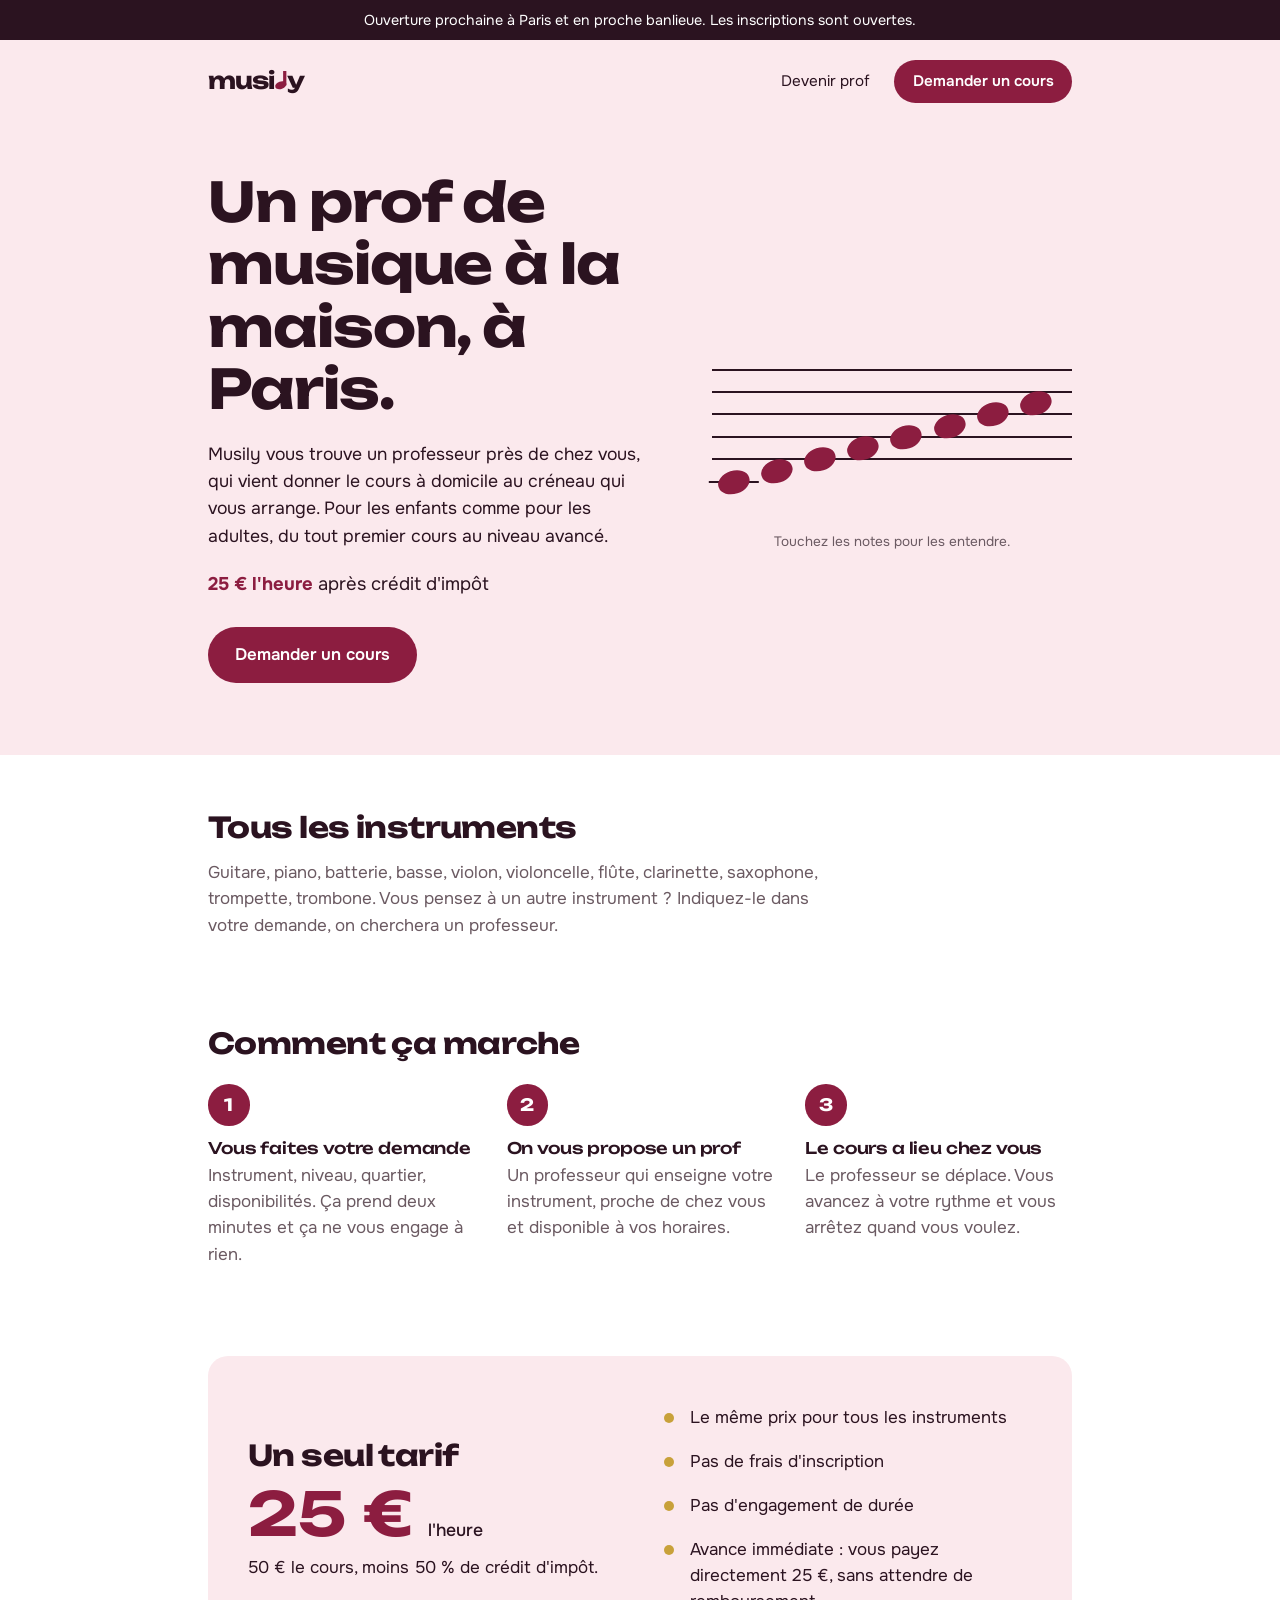
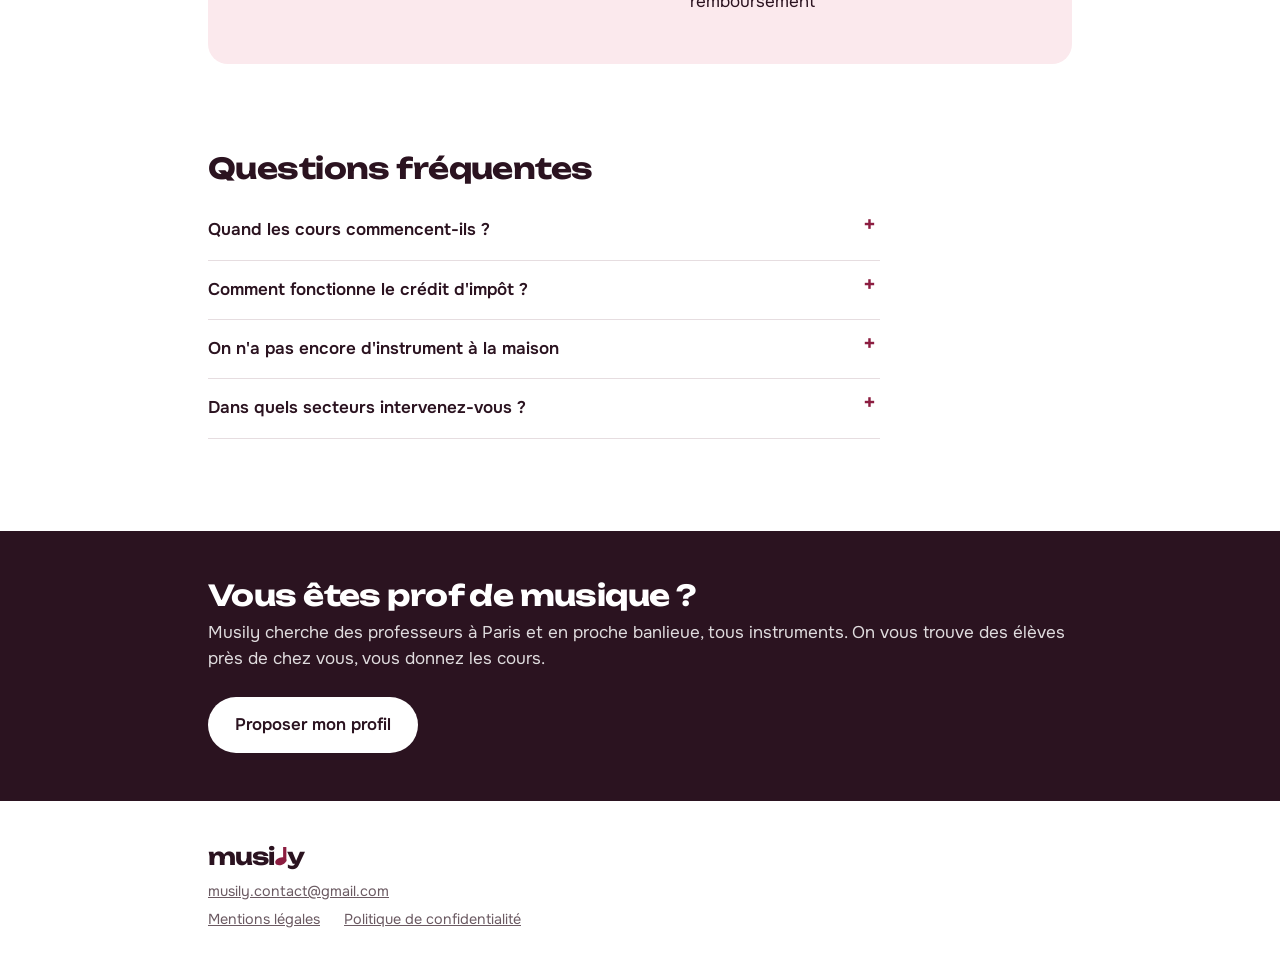
<file: index.html>
<!DOCTYPE html>
<html lang="fr">
<head>
  <meta charset="utf-8">
  <meta name="viewport" content="width=device-width, initial-scale=1">
  <meta name="google-site-verification" content="Tvd9LYqYszCd-sXjgiVJK3ZoPMhJgD0YNM8y2wZPbzc" />  <meta name="description" content="Un professeur de musique vient chez vous, à Paris et en proche banlieue. Guitare, piano, batterie, violon et plus. 25 € l'heure après crédit d'impôt.">
  <meta property="og:title" content="Musily, cours de musique à domicile à Paris">
  <meta property="og:description" content="Un professeur de musique vient chez vous. 25 € l'heure après crédit d'impôt.">
  <meta property="og:type" content="website">
  <link rel="preconnect" href="https://fonts.googleapis.com">
  <link rel="preconnect" href="https://fonts.gstatic.com" crossorigin>
  <link href="https://fonts.googleapis.com/css2?family=Onest:wght@400;500;600&family=Unbounded:wght@500;700&display=swap" rel="stylesheet">
  <link rel="stylesheet" href="style.css">
  <link rel="icon" href="musily_logo.png" type="image/png">
  <link rel="apple-touch-icon" href="musily_logo.png">
  <meta property="og:site_name" content="Musily">
  <script type="application/ld+json">
  {"@context":"https://schema.org","@type":"WebSite","name":"Musily","url":"https://musily-paris.github.io/"}
  </script>
</head>
<body>

  <p class="annonce">Ouverture prochaine à Paris et en proche banlieue. Les inscriptions sont ouvertes.</p>

  <div class="haut">
    <header class="entete">
      <a class="logo" href="index.html" aria-label="Musily, accueil">musily</a>
      <nav class="menu" aria-label="Navigation principale">
        <a href="prof.html">Devenir prof</a>
        <a class="bouton bouton--petit" href="demande.html">Demander un cours</a>
      </nav>
    </header>

    <!-- ACCROCHE -->
    <section class="accroche">
      <div class="accroche__texte">
        <h1>Un prof de musique à la maison, à Paris.</h1>
        <p class="accroche__intro">Musily vous trouve un professeur près de chez vous, qui vient donner le cours à domicile au créneau qui vous arrange. Pour les enfants comme pour les adultes, du tout premier cours au niveau avancé.</p>
        <p class="accroche__prix"><strong><span class="js-prix">25</span> € l'heure</strong> après crédit d'impôt</p>
        <a class="bouton" href="demande.html">Demander un cours</a>
      </div>

      <div class="portee-bloc">
        <div class="portee" role="group" aria-label="Portée jouable : huit notes, de do à do">
          <span class="portee__ligne-sup" aria-hidden="true"></span>
          <button type="button" class="note" data-note="do"  style="--x:6%;  --y:80%" aria-label="Do"></button>
          <button type="button" class="note" data-note="re"  style="--x:18%; --y:75%" aria-label="Ré"></button>
          <button type="button" class="note" data-note="mi"  style="--x:30%; --y:70%" aria-label="Mi"></button>
          <button type="button" class="note" data-note="fa"  style="--x:42%; --y:65%" aria-label="Fa"></button>
          <button type="button" class="note" data-note="sol" style="--x:54%; --y:60%" aria-label="Sol"></button>
          <button type="button" class="note" data-note="la"  style="--x:66%; --y:55%" aria-label="La"></button>
          <button type="button" class="note" data-note="si"  style="--x:78%; --y:50%" aria-label="Si"></button>
          <button type="button" class="note" data-note="do2" style="--x:90%; --y:45%" aria-label="Do aigu"></button>
        </div>
        <p class="portee__legende">Touchez les notes pour les entendre.</p>
      </div>
    </section>
  </div>

  <main>

    <!-- INSTRUMENTS -->
    <section class="bloc" aria-labelledby="titre-instruments">
      <h2 id="titre-instruments">Tous les instruments</h2>
      <p class="instruments">Guitare, piano, batterie, basse, violon, violoncelle, flûte, clarinette, saxophone, trompette, trombone. Vous pensez à un autre instrument ? Indiquez-le dans votre demande, on cherchera un professeur.</p>
    </section>

    <!-- FONCTIONNEMENT -->
    <section class="bloc" id="fonctionnement" aria-labelledby="titre-etapes">
      <h2 id="titre-etapes">Comment ça marche</h2>
      <ol class="etapes">
        <li>
          <h3>Vous faites votre demande</h3>
          <p>Instrument, niveau, quartier, disponibilités. Ça prend deux minutes et ça ne vous engage à rien.</p>
        </li>
        <li>
          <h3>On vous propose un prof</h3>
          <p>Un professeur qui enseigne votre instrument, proche de chez vous et disponible à vos horaires.</p>
        </li>
        <li>
          <h3>Le cours a lieu chez vous</h3>
          <p>Le professeur se déplace. Vous avancez à votre rythme et vous arrêtez quand vous voulez.</p>
        </li>
      </ol>
    </section>

    <!-- TARIF -->
    <section class="bloc" id="tarif" aria-labelledby="titre-tarif">
      <div class="tarif">
        <div>
          <h2 id="titre-tarif">Un seul tarif</h2>
          <p class="tarif__prix"><span class="js-prix">25</span> € <small>l'heure</small></p>
          <p><span class="js-prix-plein">50</span> € le cours, moins 50 % de crédit d'impôt.</p>
        </div>
        <ul class="tarif__points">
          <li>Le même prix pour tous les instruments</li>
          <li>Pas de frais d'inscription</li>
          <li>Pas d'engagement de durée</li>
          <li>Avance immédiate : vous payez directement <span class="js-prix">25</span> €, sans attendre de remboursement</li>
        </ul>
      </div>
    </section>

    <!-- QUESTIONS -->
    <section class="bloc questions" aria-labelledby="titre-questions">
      <h2 id="titre-questions">Questions fréquentes</h2>

      <details>
        <summary>Quand les cours commencent-ils ?</summary>
        <p>Musily ouvre secteur par secteur. Dès qu'un professeur est disponible près de chez vous, on vous écrit pour organiser le premier cours. La demande est gratuite et ne vous engage à rien.</p>
      </details>

      <details>
        <summary>Comment fonctionne le crédit d'impôt ?</summary>
        <p>Les cours donnés à votre domicile ouvrent droit à un crédit d'impôt de 50 %, que vous soyez imposable ou non. Un cours facturé <span class="js-prix-plein">50</span> € vous revient donc à <span class="js-prix">25</span> €. Avec l'avance immédiate, le crédit d'impôt est déduit tout de suite : vous ne payez que les <span class="js-prix">25</span> €, sans attendre votre déclaration de revenus.</p>
      </details>

      <details>
        <summary>On n'a pas encore d'instrument à la maison</summary>
        <p>Ce n'est pas un problème pour faire une demande. Indiquez-le dans le formulaire : le professeur pourra vous conseiller sur l'achat ou la location.</p>
      </details>

      <details>
        <summary>Dans quels secteurs intervenez-vous ?</summary>
        <p>Paris et la proche banlieue.</p>
      </details>
    </section>

    <!-- PROFS -->
    <section class="profs" aria-labelledby="titre-profs">
      <div class="profs__contenu">
        <div>
          <h2 id="titre-profs">Vous êtes prof de musique ?</h2>
          <p>Musily cherche des professeurs à Paris et en proche banlieue, tous instruments. On vous trouve des élèves près de chez vous, vous donnez les cours.</p>
        </div>
        <a class="bouton bouton--clair" href="prof.html">Proposer mon profil</a>
      </div>
    </section>

  </main>

  <footer class="pied">
    <p class="logo">musily</p>
    <p><a href="mailto:musily.contact@gmail.com" class="js-email">musily.contact@gmail.com</a></p>
    <p class="pied__liens"><a href="mentions-legales.html">Mentions légales</a> <a href="confidentialite.html">Politique de confidentialité</a></p>
  </footer>

  <script src="script.js"></script>
</body>
</html>
</file>
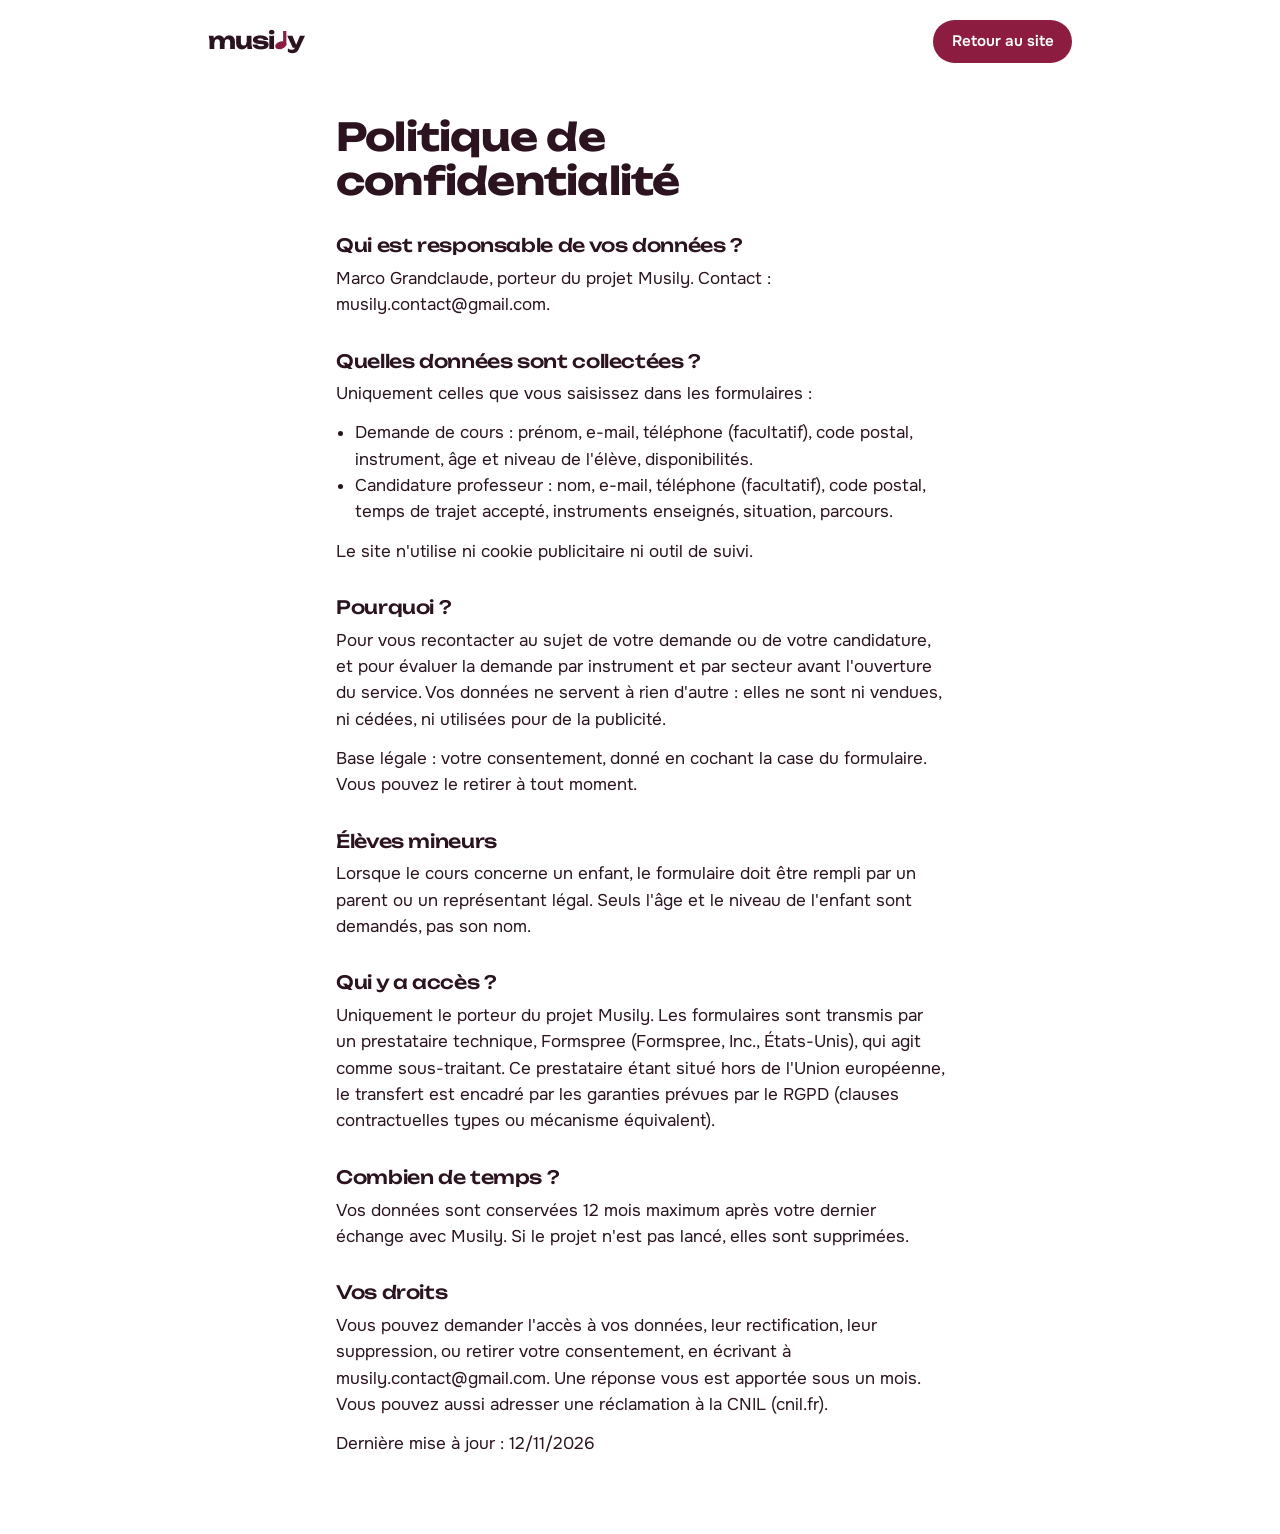
<file: confidentialite.html>
<!DOCTYPE html>
<html lang="fr">
<head>
  <meta charset="utf-8">
  <meta name="viewport" content="width=device-width, initial-scale=1">
  <title>Politique de confidentialité, Musily</title>
  <meta name="robots" content="noindex">
  <link rel="preconnect" href="https://fonts.googleapis.com">
  <link rel="preconnect" href="https://fonts.gstatic.com" crossorigin>
  <link href="https://fonts.googleapis.com/css2?family=Onest:wght@400;500;600&family=Unbounded:wght@500;700&display=swap" rel="stylesheet">
  <link rel="stylesheet" href="style.css">
  <link rel="icon" href="musily_logo.png" type="image/png">
  <link rel="apple-touch-icon" href="musily_logo.png">
</head>
<body>
  <header class="entete">
    <a class="logo" href="index.html">musily</a>
    <nav class="menu"><a class="bouton bouton--petit" href="index.html">Retour au site</a></nav>
  </header>

  <main class="legal">
    <h1>Politique de confidentialité</h1>

    <h2>Qui est responsable de vos données ?</h2>
    <p>Marco Grandclaude, porteur du projet Musily. Contact : musily.contact@gmail.com.</p>

    <h2>Quelles données sont collectées ?</h2>
    <p>Uniquement celles que vous saisissez dans les formulaires :</p>
    <ul>
      <li>Demande de cours : prénom, e-mail, téléphone (facultatif), code postal, instrument, âge et niveau de l'élève, disponibilités.</li>
      <li>Candidature professeur : nom, e-mail, téléphone (facultatif), code postal, temps de trajet accepté, instruments enseignés, situation, parcours.</li>
    </ul>
    <p>Le site n'utilise ni cookie publicitaire ni outil de suivi.</p>

    <h2>Pourquoi ?</h2>
    <p>Pour vous recontacter au sujet de votre demande ou de votre candidature, et pour évaluer la demande par instrument et par secteur avant l'ouverture du service. Vos données ne servent à rien d'autre : elles ne sont ni vendues, ni cédées, ni utilisées pour de la publicité.</p>
    <p>Base légale : votre consentement, donné en cochant la case du formulaire. Vous pouvez le retirer à tout moment.</p>

    <h2>Élèves mineurs</h2>
    <p>Lorsque le cours concerne un enfant, le formulaire doit être rempli par un parent ou un représentant légal. Seuls l'âge et le niveau de l'enfant sont demandés, pas son nom.</p>

    <h2>Qui y a accès ?</h2>
    <p>Uniquement le porteur du projet Musily. Les formulaires sont transmis par un prestataire technique, Formspree (Formspree, Inc., États-Unis), qui agit comme sous-traitant. Ce prestataire étant situé hors de l'Union européenne, le transfert est encadré par les garanties prévues par le RGPD (clauses contractuelles types ou mécanisme équivalent).</p>

    <h2>Combien de temps ?</h2>
    <p>Vos données sont conservées 12 mois maximum après votre dernier échange avec Musily. Si le projet n'est pas lancé, elles sont supprimées.</p>

    <h2>Vos droits</h2>
    <p>Vous pouvez demander l'accès à vos données, leur rectification, leur suppression, ou retirer votre consentement, en écrivant à musily.contact@gmail.com. Une réponse vous est apportée sous un mois. Vous pouvez aussi adresser une réclamation à la CNIL (cnil.fr).</p>

    <p>Dernière mise à jour : 12/11/2026</p>
  </main>
  <script src="script.js"></script>
</body>
</html>
</file>
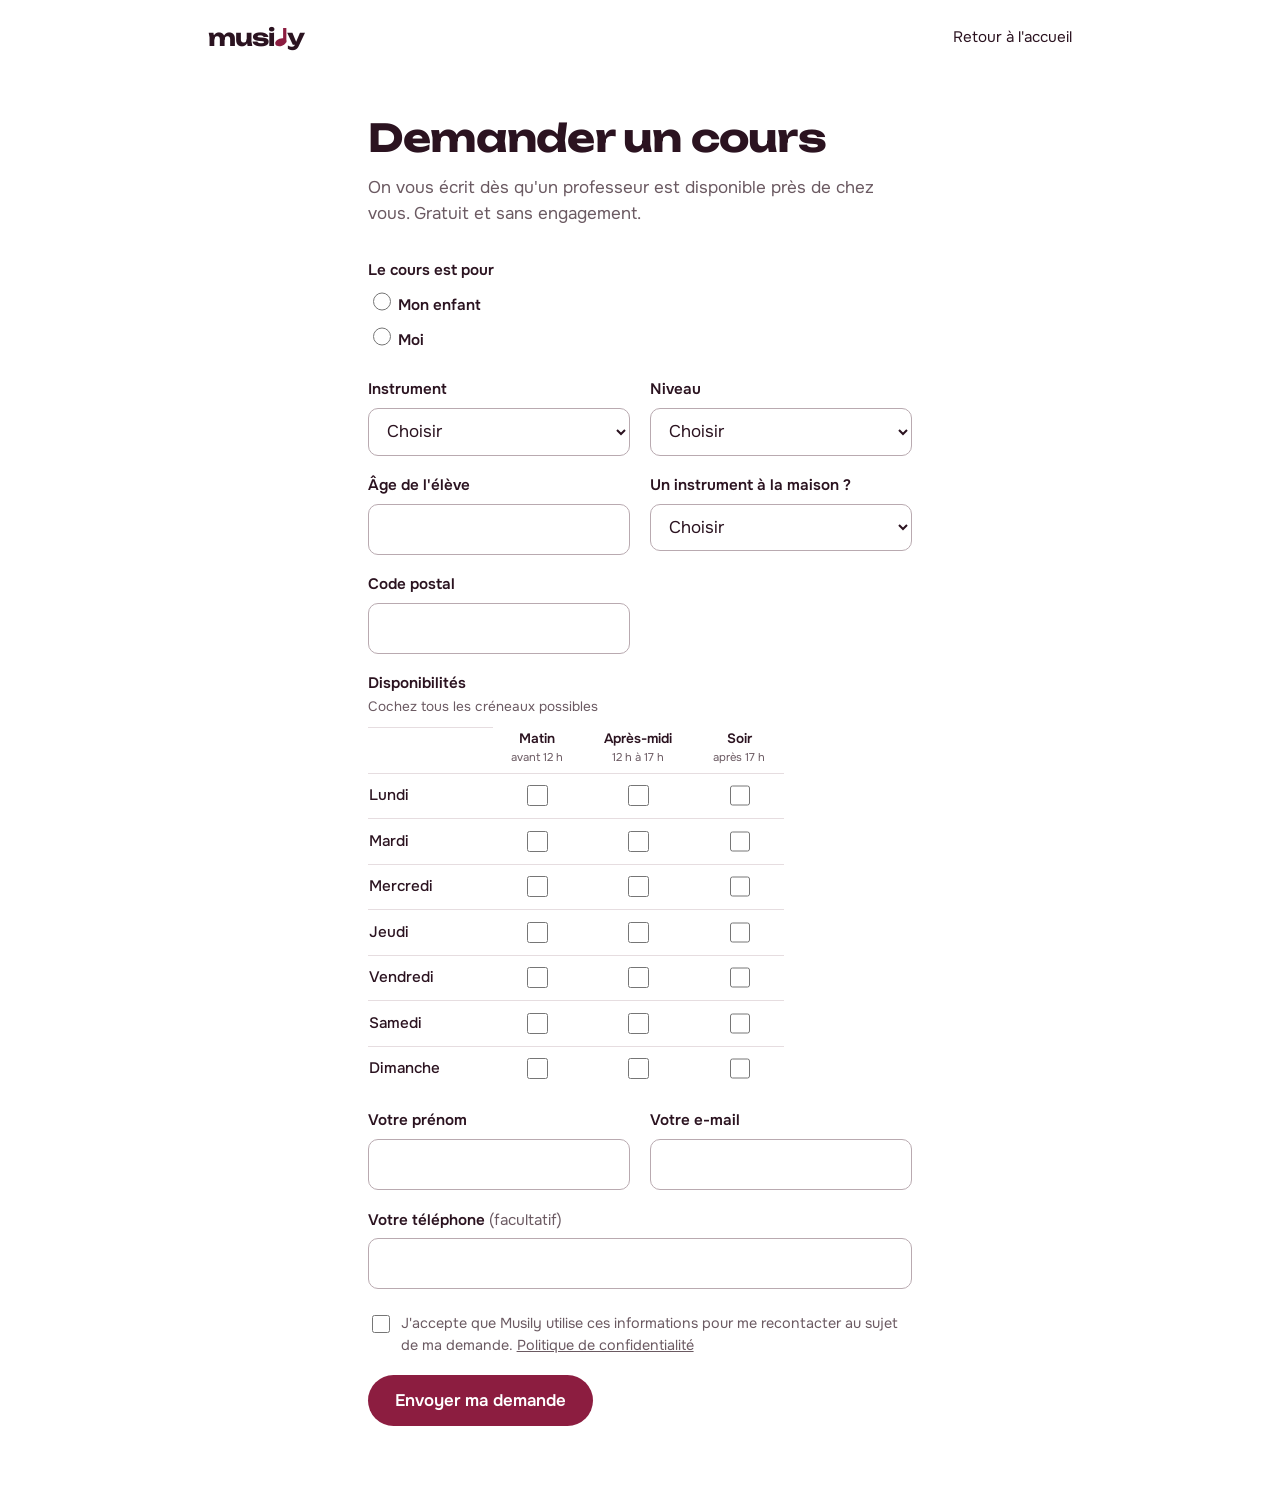
<file: demande.html>
<!DOCTYPE html>
<html lang="fr">
<head>
  <meta charset="utf-8">
  <meta name="viewport" content="width=device-width, initial-scale=1">
  <title>Demander un cours, Musily</title>
  <meta name="description" content="Demandez un cours de musique à domicile à Paris. Gratuit et sans engagement.">
  <link rel="preconnect" href="https://fonts.googleapis.com">
  <link rel="preconnect" href="https://fonts.gstatic.com" crossorigin>
  <link href="https://fonts.googleapis.com/css2?family=Onest:wght@400;500;600&family=Unbounded:wght@500;700&display=swap" rel="stylesheet">
  <link rel="stylesheet" href="style.css">
  <link rel="icon" href="musily_logo.png" type="image/png">
  <link rel="apple-touch-icon" href="musily_logo.png">
</head>
<body>
  <header class="entete">
    <a class="logo" href="index.html" aria-label="Musily, accueil">musily</a>
    <nav class="menu"><a href="index.html">Retour à l'accueil</a></nav>
  </header>

  <main class="page-formulaire">
    <h1>Demander un cours</h1>
    <p class="page-formulaire__intro">On vous écrit dès qu'un professeur est disponible près de chez vous. Gratuit et sans engagement.</p>

    <form class="formulaire" data-type="eleve" novalidate>
      <input type="hidden" name="type" value="Demande élève">
      <p class="piege" aria-hidden="true"><label>Ne pas remplir <input type="text" name="_gotcha" tabindex="-1" autocomplete="off"></label></p>

      <fieldset class="champ champ--large">
        <legend>Le cours est pour</legend>
        <label class="choix"><input type="radio" name="pour_qui" value="Mon enfant" required> Mon enfant</label>
        <label class="choix"><input type="radio" name="pour_qui" value="Moi"> Moi</label>
      </fieldset>

      <div class="champ">
        <label for="e-instrument">Instrument</label>
        <select id="e-instrument" name="instrument" required data-autre="e-autre">
          <option value="">Choisir</option>
          <option>Guitare</option>
          <option>Piano</option>
          <option>Batterie</option>
          <option>Basse</option>
          <option>Violon</option>
          <option>Violoncelle</option>
          <option>Flûte</option>
          <option>Clarinette</option>
          <option>Saxophone</option>
          <option>Trompette</option>
          <option>Trombone</option>
          <option value="Autre">Autre instrument</option>
        </select>
      </div>

      <div class="champ" id="e-autre" hidden>
        <label for="e-autre-champ">Quel instrument ?</label>
        <input type="text" id="e-autre-champ" name="instrument_autre">
      </div>

      <div class="champ">
        <label for="e-niveau" data-enfant="Son niveau" data-moi="Votre niveau">Niveau</label>
        <select id="e-niveau" name="niveau" required>
          <option value="">Choisir</option>
          <option>Débutant</option>
          <option>Quelques bases</option>
          <option>Intermédiaire</option>
          <option>Avancé</option>
        </select>
      </div>

      <div class="champ">
        <label for="e-age" data-enfant="Âge de votre enfant" data-moi="Votre âge">Âge de l'élève</label>
        <input type="number" id="e-age" name="age_eleve" min="3" max="99" inputmode="numeric" required>
      </div>

      <div class="champ">
        <label for="e-materiel">Un instrument à la maison ?</label>
        <select id="e-materiel" name="instrument_a_domicile" required>
          <option value="">Choisir</option>
          <option>Oui</option>
          <option>Pas encore</option>
        </select>
      </div>

      <div class="champ">
        <label for="e-cp">Code postal</label>
        <input type="text" id="e-cp" name="code_postal" inputmode="numeric" pattern="[0-9]{5}" maxlength="5" autocomplete="postal-code" required>
      </div>

      <fieldset class="champ champ--large">
        <legend><span data-enfant="Quand votre enfant est-il disponible ?" data-moi="Quand êtes-vous disponible ?">Disponibilités</span> <span class="facultatif">Cochez tous les créneaux possibles</span></legend>
        <div class="js-dispos"></div>
        <input type="hidden" name="disponibilites">
      </fieldset>

      <div class="champ">
        <label for="e-nom">Votre prénom</label>
        <input type="text" id="e-nom" name="prenom" autocomplete="given-name" required>
      </div>

      <div class="champ">
        <label for="e-email">Votre e-mail</label>
        <input type="email" id="e-email" name="email" autocomplete="email" required>
      </div>

      <div class="champ champ--large">
        <label for="e-tel">Votre téléphone <span class="facultatif">(facultatif)</span></label>
        <input type="tel" id="e-tel" name="telephone" autocomplete="tel">
      </div>

      <label class="choix choix--accord champ--large">
        <input type="checkbox" name="accord" value="Oui" required>
        <span>J'accepte que Musily utilise ces informations pour me recontacter au sujet de ma demande. <a href="confidentialite.html">Politique de confidentialité</a></span>
      </label>

      <div class="champ--large formulaire__fin">
        <button class="bouton" type="submit">Envoyer ma demande</button>
        <p class="formulaire__message" role="status" aria-live="polite"></p>
      </div>
    </form>
  </main>

  <script src="script.js"></script>
</body>
</html>
</file>
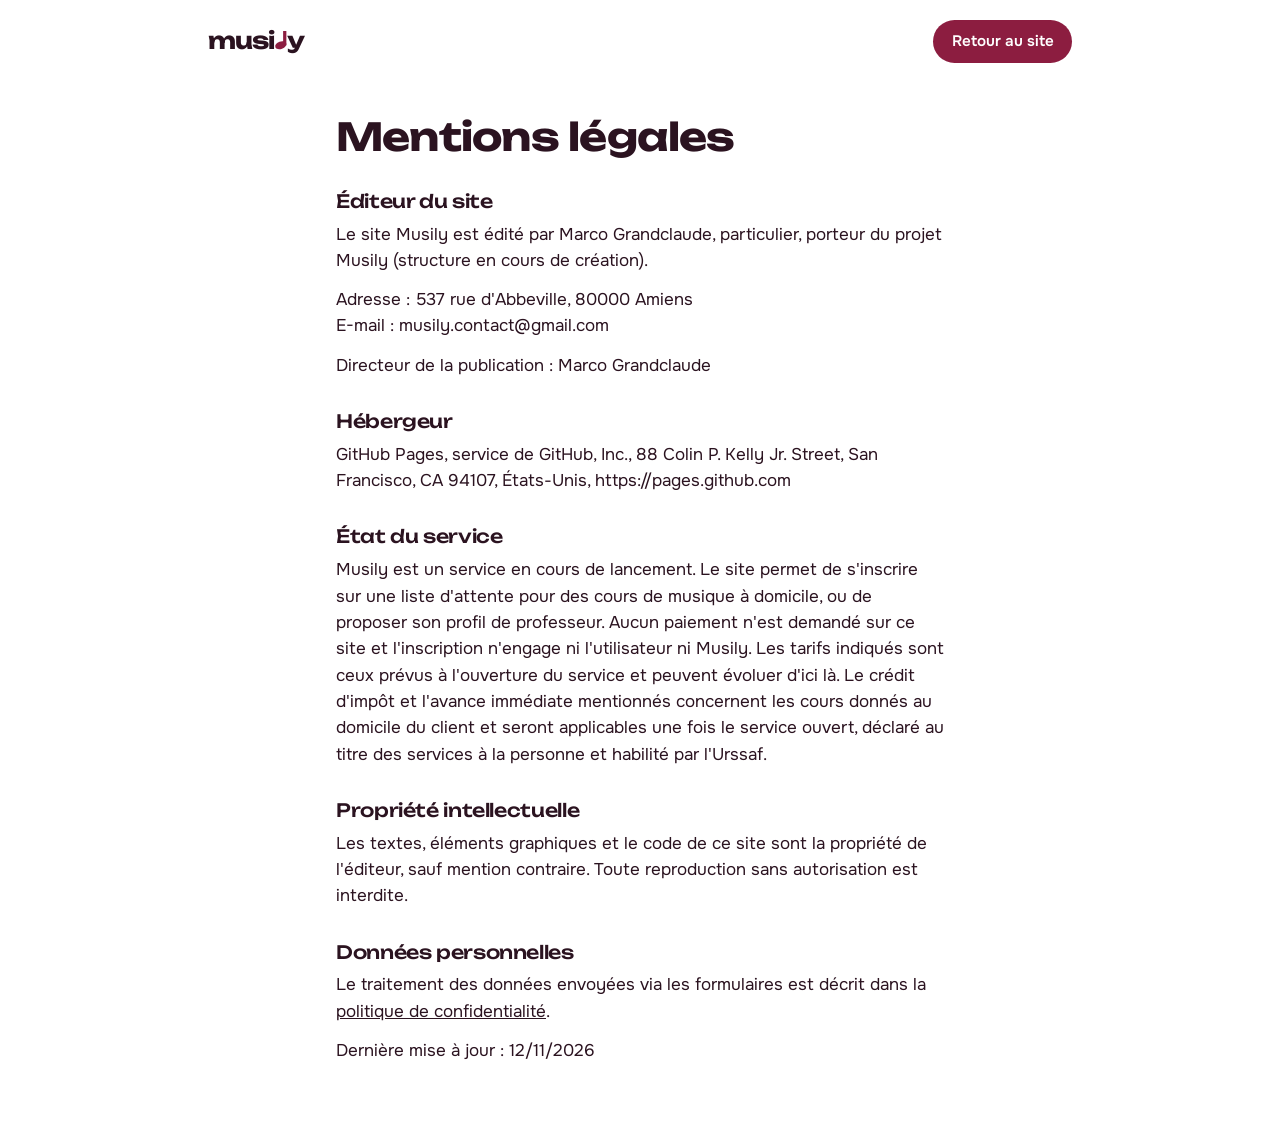
<file: mentions-legales.html>
<!DOCTYPE html>
<html lang="fr">
<head>
  <meta charset="utf-8">
  <meta name="viewport" content="width=device-width, initial-scale=1">
  <title>Mentions légales, Musily</title>
  <meta name="robots" content="noindex">
  <link rel="preconnect" href="https://fonts.googleapis.com">
  <link rel="preconnect" href="https://fonts.gstatic.com" crossorigin>
  <link href="https://fonts.googleapis.com/css2?family=Onest:wght@400;500;600&family=Unbounded:wght@500;700&display=swap" rel="stylesheet">
  <link rel="stylesheet" href="style.css">
  <link rel="icon" href="musily_logo.png" type="image/png">
  <link rel="apple-touch-icon" href="musily_logo.png">
</head>
<body>
  <header class="entete">
    <a class="logo" href="index.html">musily</a>
    <nav class="menu"><a class="bouton bouton--petit" href="index.html">Retour au site</a></nav>
  </header>

  <main class="legal">
    <h1>Mentions légales</h1>

    <h2>Éditeur du site</h2>
    <p>Le site Musily est édité par Marco Grandclaude, particulier, porteur du projet Musily (structure en cours de création).</p>
    <p>Adresse : 537 rue d'Abbeville, 80000 Amiens<br>
    E-mail : musily.contact@gmail.com</p>
    <p>Directeur de la publication : Marco Grandclaude</p>

    <h2>Hébergeur</h2>
    <p>GitHub Pages, service de GitHub, Inc., 88 Colin P. Kelly Jr. Street, San Francisco, CA 94107, États-Unis, https://pages.github.com</p>

    <h2>État du service</h2>
    <p>Musily est un service en cours de lancement. Le site permet de s'inscrire sur une liste d'attente pour des cours de musique à domicile, ou de proposer son profil de professeur. Aucun paiement n'est demandé sur ce site et l'inscription n'engage ni l'utilisateur ni Musily. Les tarifs indiqués sont ceux prévus à l'ouverture du service et peuvent évoluer d'ici là. Le crédit d'impôt et l'avance immédiate mentionnés concernent les cours donnés au domicile du client et seront applicables une fois le service ouvert, déclaré au titre des services à la personne et habilité par l'Urssaf.</p>

    <h2>Propriété intellectuelle</h2>
    <p>Les textes, éléments graphiques et le code de ce site sont la propriété de l'éditeur, sauf mention contraire. Toute reproduction sans autorisation est interdite.</p>

    <h2>Données personnelles</h2>
    <p>Le traitement des données envoyées via les formulaires est décrit dans la <a href="confidentialite.html">politique de confidentialité</a>.</p>

    <p>Dernière mise à jour : 12/11/2026</p>
  </main>
  <script src="script.js"></script>
</body>
</html>
</file>
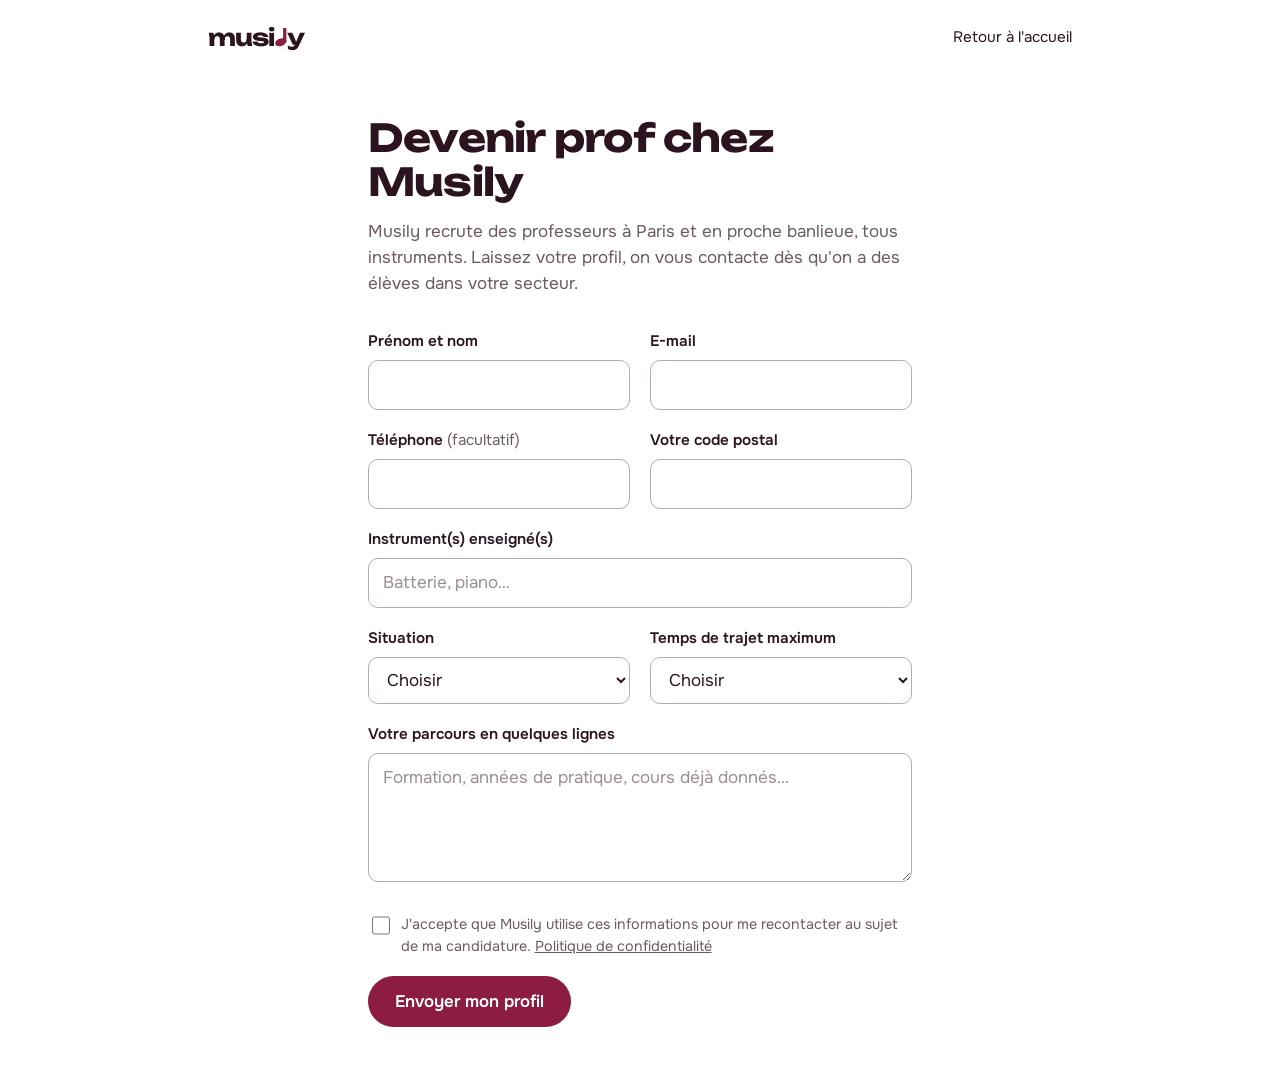
<file: prof.html>
<!DOCTYPE html>
<html lang="fr">
<head>
  <meta charset="utf-8">
  <meta name="viewport" content="width=device-width, initial-scale=1">
  <title>Devenir prof, Musily</title>
  <meta name="description" content="Musily recrute des professeurs de musique à Paris et en proche banlieue, tous instruments.">
  <link rel="preconnect" href="https://fonts.googleapis.com">
  <link rel="preconnect" href="https://fonts.gstatic.com" crossorigin>
  <link href="https://fonts.googleapis.com/css2?family=Onest:wght@400;500;600&family=Unbounded:wght@500;700&display=swap" rel="stylesheet">
  <link rel="stylesheet" href="style.css">
  <link rel="icon" href="musily_logo.png" type="image/png">
  <link rel="apple-touch-icon" href="musily_logo.png">
</head>
<body>
  <header class="entete">
    <a class="logo" href="index.html" aria-label="Musily, accueil">musily</a>
    <nav class="menu"><a href="index.html">Retour à l'accueil</a></nav>
  </header>

  <main class="page-formulaire">
    <h1>Devenir prof chez Musily</h1>
    <p class="page-formulaire__intro">Musily recrute des professeurs à Paris et en proche banlieue, tous instruments. Laissez votre profil, on vous contacte dès qu'on a des élèves dans votre secteur.</p>

    <form class="formulaire" data-type="prof" novalidate>
      <input type="hidden" name="type" value="Candidature prof">
      <p class="piege" aria-hidden="true"><label>Ne pas remplir <input type="text" name="_gotcha" tabindex="-1" autocomplete="off"></label></p>

      <div class="champ">
        <label for="p-nom">Prénom et nom</label>
        <input type="text" id="p-nom" name="nom" autocomplete="name" required>
      </div>

      <div class="champ">
        <label for="p-email">E-mail</label>
        <input type="email" id="p-email" name="email" autocomplete="email" required>
      </div>

      <div class="champ">
        <label for="p-tel">Téléphone <span class="facultatif">(facultatif)</span></label>
        <input type="tel" id="p-tel" name="telephone" autocomplete="tel">
      </div>

      <div class="champ">
        <label for="p-cp">Votre code postal</label>
        <input type="text" id="p-cp" name="code_postal" inputmode="numeric" pattern="[0-9]{5}" maxlength="5" autocomplete="postal-code" required>
      </div>

      <div class="champ champ--large">
        <label for="p-instruments">Instrument(s) enseigné(s)</label>
        <input type="text" id="p-instruments" name="instruments" placeholder="Batterie, piano…" required>
      </div>

      <div class="champ">
        <label for="p-situation">Situation</label>
        <select id="p-situation" name="situation" required>
          <option value="">Choisir</option>
          <option>Étudiant</option>
          <option>Indépendant ou auto-entrepreneur</option>
          <option>Intermittent du spectacle</option>
          <option>Salarié</option>
          <option>Autre</option>
        </select>
      </div>

      <div class="champ">
        <label for="p-trajet">Temps de trajet maximum</label>
        <select id="p-trajet" name="trajet_max" required>
          <option value="">Choisir</option>
          <option>15 minutes</option>
          <option>30 minutes</option>
          <option>45 minutes</option>
          <option>1 heure ou plus</option>
        </select>
      </div>

      <div class="champ champ--large">
        <label for="p-experience">Votre parcours en quelques lignes</label>
        <textarea id="p-experience" name="experience" rows="4" placeholder="Formation, années de pratique, cours déjà donnés…" required></textarea>
      </div>

      <label class="choix choix--accord champ--large">
        <input type="checkbox" name="accord" value="Oui" required>
        <span>J'accepte que Musily utilise ces informations pour me recontacter au sujet de ma candidature. <a href="confidentialite.html">Politique de confidentialité</a></span>
      </label>

      <div class="champ--large formulaire__fin">
        <button class="bouton" type="submit">Envoyer mon profil</button>
        <p class="formulaire__message" role="status" aria-live="polite"></p>
      </div>
    </form>
  </main>

  <script src="script.js"></script>
</body>
</html>
</file>
<file: style.css>
/* ==========================================================
   Musily, feuille de style
   Couleurs et typos se changent ici, dans :root
   ========================================================== */

:root {
  --fond: #ffffff;        /* fond de page */
  --rose: #fbe9ed;        /* rose pâle, utilisé par touches (bloc tarif) */
  --prune: #2b1320;       /* texte, bandeau profs */
  --cerise: #8c1d40;      /* boutons, logo, notes */
  --laiton: #c8a13a;      /* cymbales */
  --gris: #6b5a62;        /* texte secondaire */
  --trait: #e6dde0;       /* bordures fines */

  --titre: "Unbounded", "Arial Black", sans-serif;
  --texte: "Onest", system-ui, sans-serif;

  --largeur: 60rem;
  --marge: clamp(1.25rem, 5vw, 3rem);
}

*, *::before, *::after { box-sizing: border-box; }

html { scroll-behavior: smooth; }

body {
  margin: 0;
  background: var(--fond);
  color: var(--prune);
  font-family: var(--texte);
  font-size: 1.0625rem;
  line-height: 1.55;
  -webkit-font-smoothing: antialiased;
}

h1, h2, h3 {
  font-family: var(--titre);
  line-height: 1.15;
  margin: 0;
  letter-spacing: -0.02em;
}

h1 { font-size: clamp(2rem, 5vw, 3.4rem); font-weight: 700; }
h2 { font-size: clamp(1.35rem, 2.8vw, 1.8rem); font-weight: 700; }
h3 { font-size: 1rem; font-weight: 500; letter-spacing: -0.01em; }

p { margin: 0; }
a { color: inherit; }

:focus-visible {
  outline: 3px solid var(--cerise);
  outline-offset: 3px;
  border-radius: 4px;
}

/* ---------- Bandeau et en-tête ---------- */

.annonce {
  background: var(--prune);
  color: #fff;
  text-align: center;
  font-size: 0.9rem;
  padding: 0.55rem var(--marge);
}

.entete {
  max-width: var(--largeur);
  margin: 0 auto;
  padding: 1.25rem var(--marge);
  display: flex;
  align-items: center;
  justify-content: space-between;
  gap: 1rem;
}

.logo {
  font-family: var(--titre);
  font-weight: 700;
  font-size: 1.45rem;
  letter-spacing: -0.04em;
  text-decoration: none;
  color: var(--prune);;
}

.logo__note {
  display: inline-block;
  height: 0.78em;
  width: 0.5em;
  margin: 0 0.03em 0 0.01em;
  overflow: visible;
  fill: var(--cerise);
}

.menu { display: flex; align-items: center; gap: 1.5rem; font-size: 0.95rem; }
.menu a:not(.bouton) { text-decoration: none; }
.menu a:not(.bouton):hover { text-decoration: underline; text-underline-offset: 4px; }

/* ---------- Boutons ---------- */

.bouton {
  display: inline-block;
  background: var(--cerise);
  color: #fff;
  font-family: var(--texte);
  font-weight: 600;
  font-size: 1.05rem;
  text-decoration: none;
  padding: 0.95rem 1.7rem;
  border: 0;
  border-radius: 999px;
  cursor: pointer;
  transition: background 0.15s;
}

.bouton:hover { background: var(--prune); }
.bouton[disabled] { opacity: 0.6; cursor: wait; }
.bouton--petit { font-size: 0.95rem; padding: 0.6rem 1.15rem; }
.bouton--clair { background: #fff; color: var(--prune); }
.bouton--clair:hover { background: var(--rose); }

/* ---------- Haut de page rose (accueil) ---------- */

.haut { background: var(--rose); }

.accroche {
  max-width: var(--largeur);
  margin: 0 auto;
  padding: clamp(1.5rem, 5vw, 3rem) var(--marge) clamp(2.5rem, 6vw, 4.5rem);
  display: grid;
  grid-template-columns: 1.1fr 0.9fr;
  gap: clamp(2rem, 5vw, 4rem);
  align-items: center;
}

.accroche__intro { margin-top: 1.25rem; font-size: 1.1rem; max-width: 30rem; }
.accroche__prix { margin: 1.25rem 0 1.75rem; font-size: 1.15rem; }
.accroche__prix strong { color: var(--cerise); }

/* ---------- Portée jouable ---------- */

.portee-bloc { width: 100%; max-width: 26rem; justify-self: center; }

.portee {
  position: relative;
  width: 100%;
  aspect-ratio: 16 / 10;
  /* les 5 lignes de la portée, à 30, 40, 50, 60 et 70 % de la hauteur */
  background: linear-gradient(var(--prune), var(--prune)) 0 30% / 100% 2px no-repeat,
              linear-gradient(var(--prune), var(--prune)) 0 40% / 100% 2px no-repeat,
              linear-gradient(var(--prune), var(--prune)) 0 50% / 100% 2px no-repeat,
              linear-gradient(var(--prune), var(--prune)) 0 60% / 100% 2px no-repeat,
              linear-gradient(var(--prune), var(--prune)) 0 70% / 100% 2px no-repeat;
}

/* petite ligne sous la portée pour le premier do */
.portee__ligne-sup {
  position: absolute;
  left: 6%;
  top: 80%;
  width: 14%;
  height: 2px;
  margin-top: -1px;
  transform: translateX(-50%);
  background: var(--prune);
}

.note {
  position: absolute;
  left: var(--x);
  top: var(--y);
  width: 9%;
  height: 10%;
  padding: 0;
  border: 0;
  border-radius: 50%;
  background: var(--cerise);
  transform: translate(-50%, -50%) rotate(-18deg);
  cursor: pointer;
  -webkit-tap-highlight-color: transparent;
  touch-action: manipulation;
}

/* zone de toucher plus large que la note */
.note::after { content: ""; position: absolute; inset: -70% -30%; }

.note.jouee { animation: jouee 0.5s ease-out; }

@keyframes jouee {
  0%   { background: var(--laiton); transform: translate(-50%, -50%) rotate(-18deg) scale(1.35); }
  100% { background: var(--cerise); transform: translate(-50%, -50%) rotate(-18deg) scale(1); }
}

.portee__legende { text-align: center; font-size: 0.85rem; margin-top: 0.25rem; color: var(--gris); }

/* ---------- Blocs de la page d'accueil ---------- */

.bloc {
  max-width: var(--largeur);
  margin: 0 auto;
  padding: clamp(1.75rem, 4vw, 2.75rem) var(--marge);
}

.bloc > h2 { margin-bottom: 1rem; }

.instruments { max-width: 40rem; color: var(--gris); }
main > .bloc:first-child { padding-top: clamp(2.5rem, 5vw, 3.5rem); }

/* Étapes */

.etapes {
  list-style: none;
  counter-reset: etape;
  margin: 1.5rem 0 0;
  padding: 0;
  display: grid;
  grid-template-columns: repeat(3, 1fr);
  gap: 2rem;
}

.etapes li { counter-increment: etape; }

.etapes li::before {
  content: counter(etape);
  display: grid;
  place-items: center;
  width: 2.6rem;
  height: 2.6rem;
  margin-bottom: 0.85rem;
  border-radius: 50%;
  background: var(--cerise);
  color: #fff;
  font-family: var(--titre);
  font-weight: 700;
}

.etapes p { margin-top: 0.3rem; color: var(--gris); }

/* Tarif */

.tarif {
  background: var(--rose);
  border-radius: 20px;
  padding: clamp(1.5rem, 4vw, 2.5rem);
  display: grid;
  grid-template-columns: 1fr 1fr;
  gap: 1.5rem 3rem;
  align-items: center;
}

.tarif__prix {
  font-family: var(--titre);
  font-weight: 700;
  font-size: clamp(2.6rem, 7vw, 3.75rem);
  line-height: 1.1;
  color: var(--cerise);
  margin: 0.5rem 0;
}

.tarif__prix small { font-family: var(--texte); font-weight: 500; font-size: 1.1rem; color: var(--prune); }

.tarif__points { list-style: none; margin: 0; padding: 0; }

.tarif__points li { padding: 0.55rem 0 0.55rem 1.6rem; position: relative; }

.tarif__points li::before {
  content: "";
  position: absolute;
  left: 0;
  top: 1.05rem;
  width: 0.65rem;
  height: 0.65rem;
  border-radius: 50%;
  background: var(--laiton);
}

/* Questions */

.questions details { border-bottom: 1px solid var(--trait); max-width: 42rem; }

.questions summary {
  cursor: pointer;
  font-weight: 600;
  padding: 1rem 2rem 1rem 0;
  list-style: none;
  position: relative;
}

.questions summary::-webkit-details-marker { display: none; }

.questions summary::after {
  content: "+";
  position: absolute;
  right: 0.25rem;
  top: 0.8rem;
  font-size: 1.4rem;
  line-height: 1;
  color: var(--cerise);
}

.questions details[open] summary::after { content: "−"; }
.questions details p { padding: 0 0 1.1rem; color: var(--gris); }

/* Bandeau profs */

.profs { background: var(--prune); color: #fff; margin-top: clamp(1.5rem, 4vw, 3rem); }

.profs__contenu {
  max-width: var(--largeur);
  margin: 0 auto;
  padding: clamp(2rem, 5vw, 3rem) var(--marge);
  display: flex;
  flex-wrap: wrap;
  align-items: center;
  justify-content: space-between;
  gap: 1.5rem;
}

.profs p { margin-top: 0.5rem; opacity: 0.85; }
.profs :focus-visible { outline-color: var(--laiton); }

/* ---------- Pages formulaire ---------- */

.page-formulaire {
  max-width: 40rem;
  margin: 0 auto;
  padding: clamp(1rem, 4vw, 2.5rem) var(--marge) 4rem;
}

.page-formulaire h1 { font-size: clamp(1.7rem, 4.5vw, 2.4rem); }
.page-formulaire__intro { margin-top: 0.9rem; color: var(--gris); }

.formulaire {
  margin-top: 2rem;
  display: grid;
  grid-template-columns: 1fr 1fr;
  gap: 1.15rem 1.25rem;
}

.champ { min-width: 0; margin: 0; padding: 0; border: 0; }
.champ--large { grid-column: 1 / -1; }

.champ > label, .champ > legend {
  display: block;
  font-weight: 600;
  font-size: 0.95rem;
  margin-bottom: 0.4rem;
  padding: 0;
}

.facultatif { font-weight: 400; color: var(--gris); }

.formulaire input[type="text"],
.formulaire input[type="email"],
.formulaire input[type="tel"],
.formulaire input[type="number"],
.formulaire select,
.formulaire textarea {
  width: 100%;
  font: inherit;
  color: var(--prune);
  background: #fff;
  border: 1.5px solid #b9aab0;
  border-radius: 10px;
  padding: 0.7rem 0.85rem;
}

.formulaire input:focus, .formulaire select:focus, .formulaire textarea:focus {
  outline: 0;
  border-color: var(--cerise);
  box-shadow: 0 0 0 3px var(--rose);
}

.formulaire textarea { resize: vertical; }
.formulaire ::placeholder { color: #9c8d93; }

.choix {
  display: inline-flex;
  align-items: center;
  gap: 0.45rem;
  margin-right: 1.5rem;
  cursor: pointer;
}

.choix input { width: 1.15rem; height: 1.15rem; accent-color: var(--cerise); flex: none; }

.choix--accord { align-items: flex-start; font-size: 0.9rem; color: var(--gris); margin: 0.25rem 0 0; }
.choix--accord input { margin-top: 0.2rem; }

.piege { position: absolute; left: -9999px; }

/* Grille des disponibilités */

.dispos { border-collapse: collapse; width: 100%; max-width: 26rem; margin-top: 0.25rem; }
.dispos thead th { font-size: 0.85rem; font-weight: 600; padding: 0 0.25rem 0.4rem; text-align: center; }
.dispos thead small { display: block; font-weight: 400; color: var(--gris); }
.dispos tbody th { text-align: left; font-weight: 500; font-size: 0.95rem; padding-right: 0.75rem; }
.dispos td { text-align: center; padding: 0; border-top: 1px solid var(--trait); }
.dispos tbody th { border-top: 1px solid var(--trait); }
.dispos td label { display: block; padding: 0.55rem 0; cursor: pointer; }
.dispos input { width: 1.3rem; height: 1.3rem; accent-color: var(--cerise); vertical-align: middle; }

.cache { position: absolute; width: 1px; height: 1px; overflow: hidden; clip-path: inset(50%); }

.champ > legend .facultatif { display: block; font-size: 0.85rem; }

.formulaire__fin { display: flex; flex-wrap: wrap; align-items: center; gap: 1rem 1.5rem; }
.formulaire__message { font-weight: 500; }
.formulaire__message:empty { display: none; }

.confirmation { grid-column: 1 / -1; background: var(--rose); border-radius: 16px; padding: 1.5rem; }
.confirmation p { margin-top: 0.5rem; }
.confirmation a { display: inline-block; margin-top: 1rem; font-weight: 600; }

/* ---------- Pied de page ---------- */

.pied {
  max-width: var(--largeur);
  margin: 0 auto;
  padding: 2rem var(--marge) 2.5rem;
  font-size: 0.9rem;
  color: var(--gris);
}

.pied p { margin-top: 0.35rem; }
.pied__liens { display: flex; flex-wrap: wrap; gap: 0.25rem 1.5rem; }

/* ---------- Pages légales ---------- */

.legal { max-width: 44rem; margin: 0 auto; padding: 2rem var(--marge) 4rem; }
.legal h1 { font-size: clamp(1.7rem, 4.5vw, 2.4rem); margin-bottom: 1.5rem; }
.legal h2 { font-size: 1.15rem; font-weight: 500; margin: 2rem 0 0.6rem; }
.legal p, .legal ul { margin: 0 0 0.8rem; }
.legal ul { padding-left: 1.2rem; }
.legal .a-completer { background: #fff3b0; padding: 0 0.25em; }

/* ---------- Mobile ---------- */

@media (max-width: 760px) {
  .menu a:not(.bouton) { display: none; }
  .entete .menu a:only-child { display: inline; }

  .accroche { grid-template-columns: 1fr; }

  .etapes { grid-template-columns: 1fr; gap: 1.5rem; }
  .tarif { grid-template-columns: 1fr; }
  .formulaire { grid-template-columns: 1fr; }
}

@media (prefers-reduced-motion: reduce) {
  html { scroll-behavior: auto; }
  .note.jouee { animation: none; }
  .bouton { transition: none; }
}
</file>
